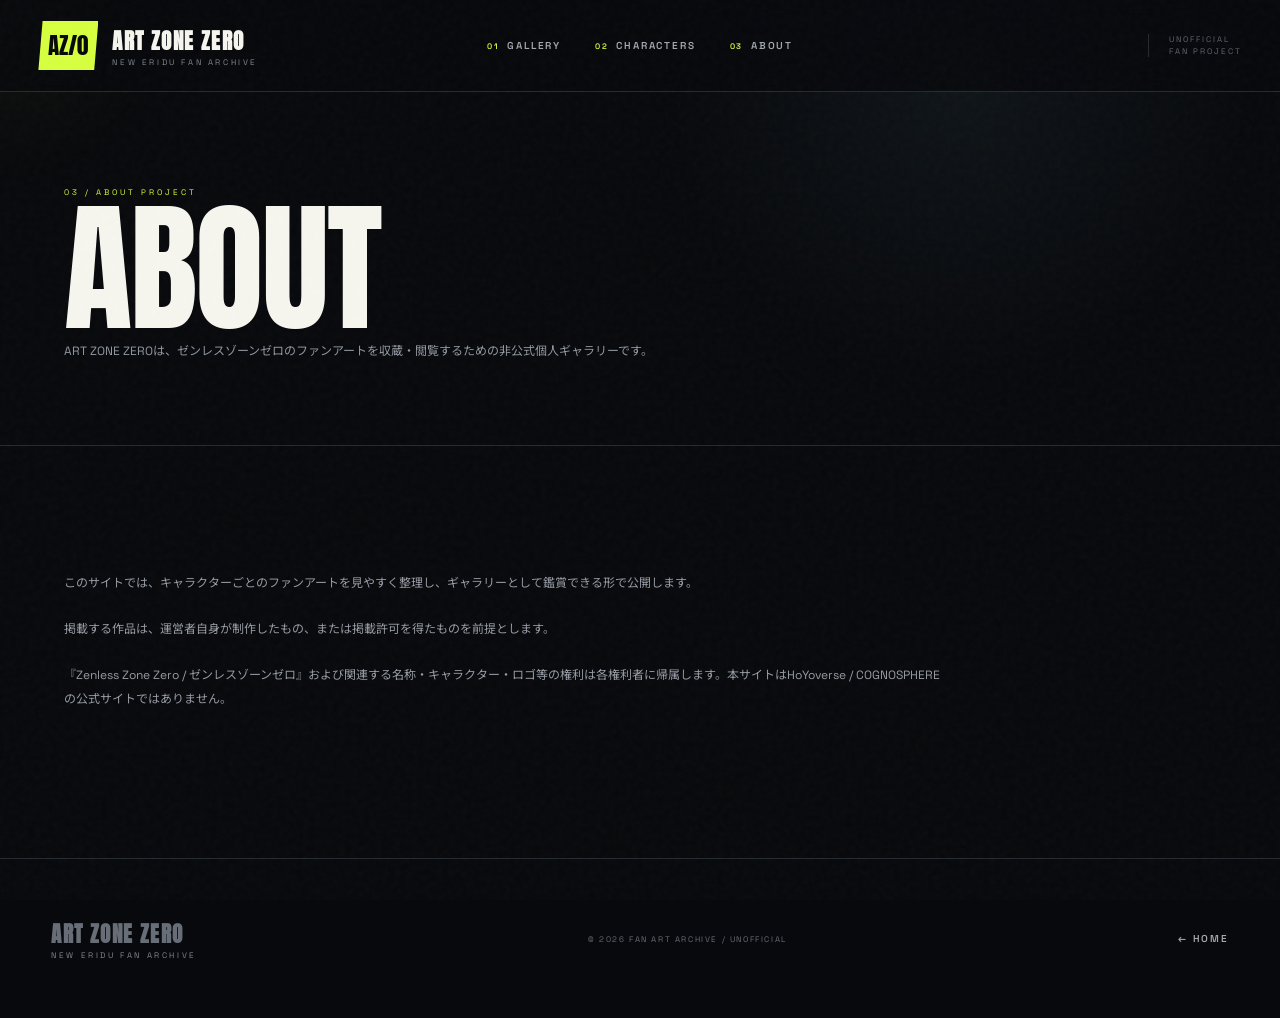
<file: about.html>
<!doctype html><html lang="ja"><head><meta charset="utf-8"><meta name="viewport" content="width=device-width,initial-scale=1"><title>About — ART ZONE ZERO</title><link rel="preconnect" href="https://fonts.googleapis.com"><link rel="preconnect" href="https://fonts.gstatic.com" crossorigin><link href="https://fonts.googleapis.com/css2?family=Anton&family=Noto+Sans+JP:wght@300;400;500;700&family=Space+Grotesk:wght@400;500;600;700&display=swap" rel="stylesheet"><link rel="stylesheet" href="styles.css"></head><body><div class="noise"></div><div class="cursor-glow"></div><header class="site-header"><a class="brand" href="index.html"><span class="brand-mark">AZ/0</span><span class="brand-copy"><b>ART ZONE ZERO</b><small>NEW ERIDU FAN ARCHIVE</small></span></a><nav><a href="gallery.html"><span>01</span> GALLERY</a><a href="characters.html"><span>02</span> CHARACTERS</a><a href="about.html"><span>03</span> ABOUT</a></nav><div class="header-badge">UNOFFICIAL<br>FAN PROJECT</div></header><main><section class="page-hero reveal"><div class="page-kicker">03 / ABOUT PROJECT</div><h1>ABOUT</h1><p>ART ZONE ZEROは、ゼンレスゾーンゼロのファンアートを収蔵・閲覧するための非公式個人ギャラリーです。</p></section><section class="section"><div class="about-copy reveal"><p>このサイトでは、キャラクターごとのファンアートを見やすく整理し、ギャラリーとして鑑賞できる形で公開します。</p><p>掲載する作品は、運営者自身が制作したもの、または掲載許可を得たものを前提とします。</p><p>『Zenless Zone Zero / ゼンレスゾーンゼロ』および関連する名称・キャラクター・ロゴ等の権利は各権利者に帰属します。本サイトはHoYoverse / COGNOSPHEREの公式サイトではありません。</p></div></section></main><footer><div class="brand-copy"><b>ART ZONE ZERO</b><small>NEW ERIDU FAN ARCHIVE</small></div><p>© 2026 FAN ART ARCHIVE / UNOFFICIAL</p><a href="index.html">← HOME</a></footer><script src="script.js"></script></body></html>
</file>
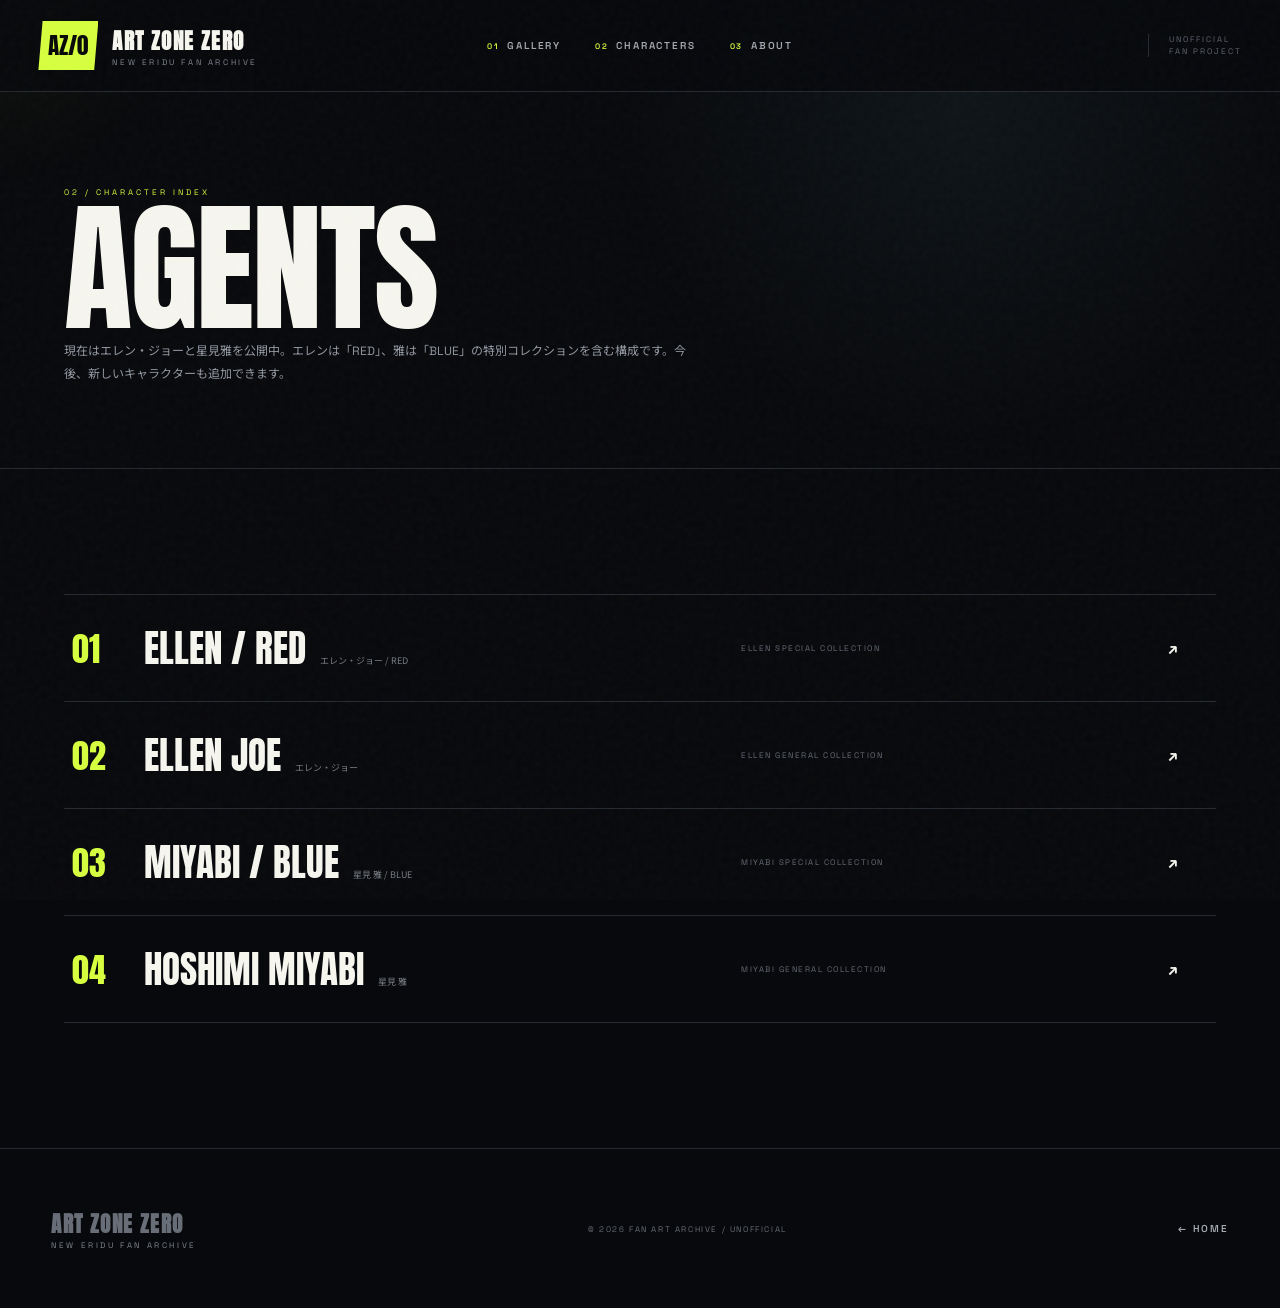
<file: characters.html>
<!doctype html><html lang="ja"><head><meta charset="utf-8"><meta name="viewport" content="width=device-width,initial-scale=1"><title>Characters — ART ZONE ZERO</title><link rel="preconnect" href="https://fonts.googleapis.com"><link rel="preconnect" href="https://fonts.gstatic.com" crossorigin><link href="https://fonts.googleapis.com/css2?family=Anton&family=Noto+Sans+JP:wght@300;400;500;700&family=Space+Grotesk:wght@400;500;600;700&display=swap" rel="stylesheet"><link rel="stylesheet" href="styles.css"></head><body><div class="noise"></div><div class="cursor-glow"></div><header class="site-header"><a class="brand" href="index.html"><span class="brand-mark">AZ/0</span><span class="brand-copy"><b>ART ZONE ZERO</b><small>NEW ERIDU FAN ARCHIVE</small></span></a><nav><a href="gallery.html"><span>01</span> GALLERY</a><a href="characters.html"><span>02</span> CHARACTERS</a><a href="about.html"><span>03</span> ABOUT</a></nav><div class="header-badge">UNOFFICIAL<br>FAN PROJECT</div></header><main><section class="page-hero reveal"><div class="page-kicker">02 / CHARACTER INDEX</div><h1>AGENTS</h1><p>現在はエレン・ジョーと星見雅を公開中。エレンは「RED」、雅は「BLUE」の特別コレクションを含む構成です。今後、新しいキャラクターも追加できます。</p></section><section class="section"><div class="character-list reveal"><a href="ellen-red.html"><b>01</b><span>ELLEN / RED<small>エレン・ジョー / RED</small></span><em>ELLEN SPECIAL COLLECTION</em><strong>↗</strong></a><a href="ellen.html"><b>02</b><span>ELLEN JOE<small>エレン・ジョー</small></span><em>ELLEN GENERAL COLLECTION</em><strong>↗</strong></a><a href="miyabi-blue.html"><b>03</b><span>MIYABI / BLUE<small>星見 雅 / BLUE</small></span><em>MIYABI SPECIAL COLLECTION</em><strong>↗</strong></a><a href="miyabi.html"><b>04</b><span>HOSHIMI MIYABI<small>星見 雅</small></span><em>MIYABI GENERAL COLLECTION</em><strong>↗</strong></a></div></section></main><footer><div class="brand-copy"><b>ART ZONE ZERO</b><small>NEW ERIDU FAN ARCHIVE</small></div><p>© 2026 FAN ART ARCHIVE / UNOFFICIAL</p><a href="index.html">← HOME</a></footer><script src="script.js"></script></body></html>
</file>
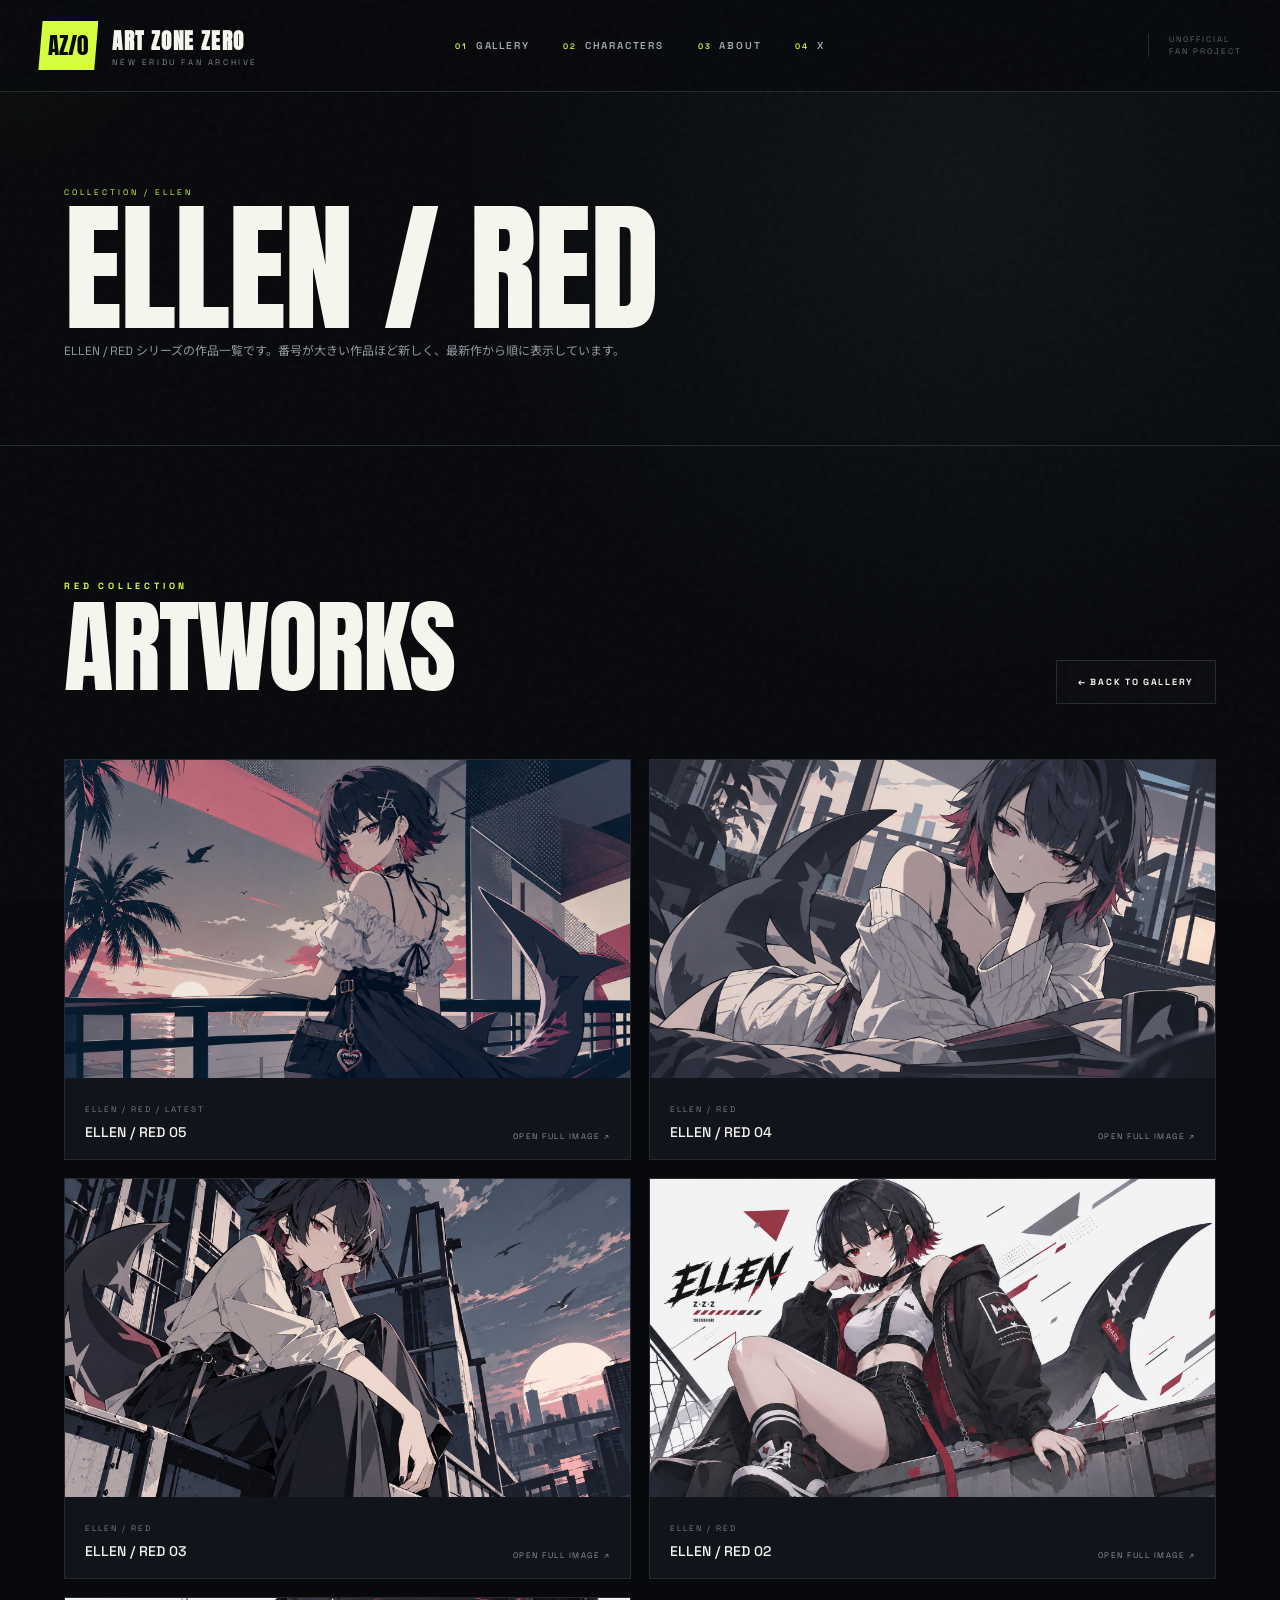
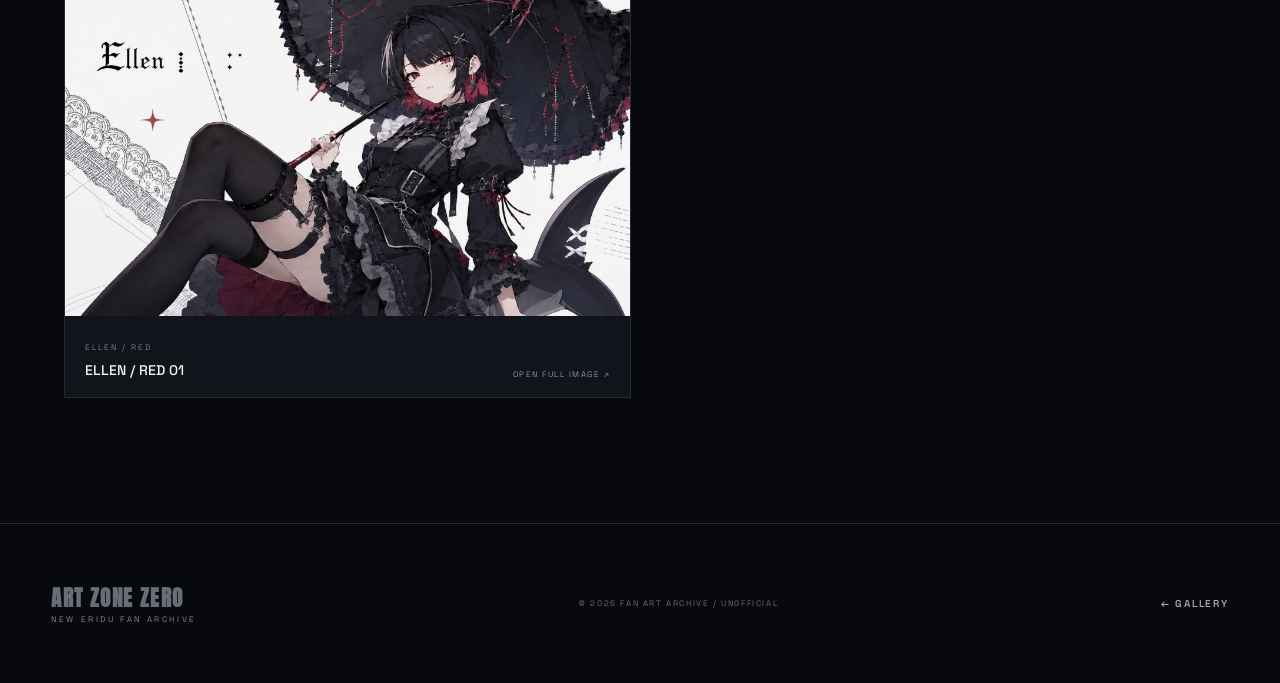
<file: ellen-red.html>
<!doctype html><html lang="ja"><head><meta charset="utf-8"><meta name="viewport" content="width=device-width,initial-scale=1"><title>ELLEN / RED — ART ZONE ZERO</title><link rel="preconnect" href="https://fonts.googleapis.com"><link rel="preconnect" href="https://fonts.gstatic.com" crossorigin><link href="https://fonts.googleapis.com/css2?family=Anton&family=Noto+Sans+JP:wght@300;400;500;700&family=Space+Grotesk:wght@400;500;600;700&display=swap" rel="stylesheet"><link rel="stylesheet" href="styles.css"><style>.collection-grid{display:grid;grid-template-columns:repeat(12,1fr);gap:18px}.collection-item{grid-column:span 6;border:1px solid var(--line);background:var(--panel);text-decoration:none;color:var(--text);overflow:hidden;transition:.25s}.collection-item:hover{transform:translateY(-5px);border-color:#5b616a}.collection-image{width:100%;aspect-ratio:16/9;background:#0d0f13;overflow:hidden}.collection-image img{width:100%;height:100%;object-fit:cover;display:block}.collection-meta{display:flex;justify-content:space-between;align-items:end;padding:18px 20px}.collection-meta small{font-size:8px;letter-spacing:2px;color:#777d87}.collection-meta h3{margin:6px 0 0;font-size:14px;font-weight:500}.collection-meta span{font-size:8px;letter-spacing:1.5px;color:#8d929a}@media(max-width:900px){.collection-item{grid-column:span 12}}@media(max-width:650px){.collection-image{aspect-ratio:4/5}}</style></head><body><div class="noise"></div><div class="cursor-glow"></div><header class="site-header"><a class="brand" href="index.html"><span class="brand-mark">AZ/0</span><span class="brand-copy"><b>ART ZONE ZERO</b><small>NEW ERIDU FAN ARCHIVE</small></span></a><nav><a href="gallery.html"><span>01</span> GALLERY</a><a href="characters.html"><span>02</span> CHARACTERS</a><a href="about.html"><span>03</span> ABOUT</a><a href="https://x.com/ReplicationRoy" target="_blank" rel="noopener"><span>04</span> X</a></nav><div class="header-badge">UNOFFICIAL<br>FAN PROJECT</div></header><main><section class="page-hero reveal"><div class="page-kicker">COLLECTION / ELLEN</div><h1>ELLEN / RED</h1><p>ELLEN / RED シリーズの作品一覧です。番号が大きい作品ほど新しく、最新作から順に表示しています。</p></section><section class="section"><div class="section-head reveal"><div><p class="eyebrow">RED COLLECTION</p><h2>ARTWORKS</h2></div><a class="btn ghost" href="gallery.html">← BACK TO GALLERY</a></div><div class="collection-grid"><a class="collection-item reveal" href="images/ellen-red/ELLEN_RED05.png" target="_blank" rel="noopener"><div class="collection-image"><img src="images/ellen-red/ELLEN_RED05.png" alt="ELLEN / RED 05" loading="eager"></div><div class="collection-meta"><div><small>ELLEN / RED / LATEST</small><h3>ELLEN / RED 05</h3></div><span>OPEN FULL IMAGE ↗</span></div></a><a class="collection-item reveal" href="images/ellen-red/ELLEN_RED04.png" target="_blank" rel="noopener"><div class="collection-image"><img src="images/ellen-red/ELLEN_RED04.png" alt="ELLEN / RED 04" loading="lazy"></div><div class="collection-meta"><div><small>ELLEN / RED</small><h3>ELLEN / RED 04</h3></div><span>OPEN FULL IMAGE ↗</span></div></a><a class="collection-item reveal" href="images/ellen-red/ELLEN_RED03.png" target="_blank" rel="noopener"><div class="collection-image"><img src="images/ellen-red/ELLEN_RED03.png" alt="ELLEN / RED 03" loading="lazy"></div><div class="collection-meta"><div><small>ELLEN / RED</small><h3>ELLEN / RED 03</h3></div><span>OPEN FULL IMAGE ↗</span></div></a><a class="collection-item reveal" href="images/ellen-red/ELLEN_RED02.png" target="_blank" rel="noopener"><div class="collection-image"><img src="images/ellen-red/ELLEN_RED02.png" alt="ELLEN / RED 02" loading="lazy"></div><div class="collection-meta"><div><small>ELLEN / RED</small><h3>ELLEN / RED 02</h3></div><span>OPEN FULL IMAGE ↗</span></div></a><a class="collection-item reveal" href="images/ellen-red/ELLEN_RED01.png" target="_blank" rel="noopener"><div class="collection-image"><img src="images/ellen-red/ELLEN_RED01.png" alt="ELLEN / RED 01" loading="lazy"></div><div class="collection-meta"><div><small>ELLEN / RED</small><h3>ELLEN / RED 01</h3></div><span>OPEN FULL IMAGE ↗</span></div></a></div></section></main><footer><div class="brand-copy"><b>ART ZONE ZERO</b><small>NEW ERIDU FAN ARCHIVE</small></div><p>© 2026 FAN ART ARCHIVE / UNOFFICIAL</p><a href="gallery.html">← GALLERY</a></footer><script src="script.js"></script></body></html>
</file>
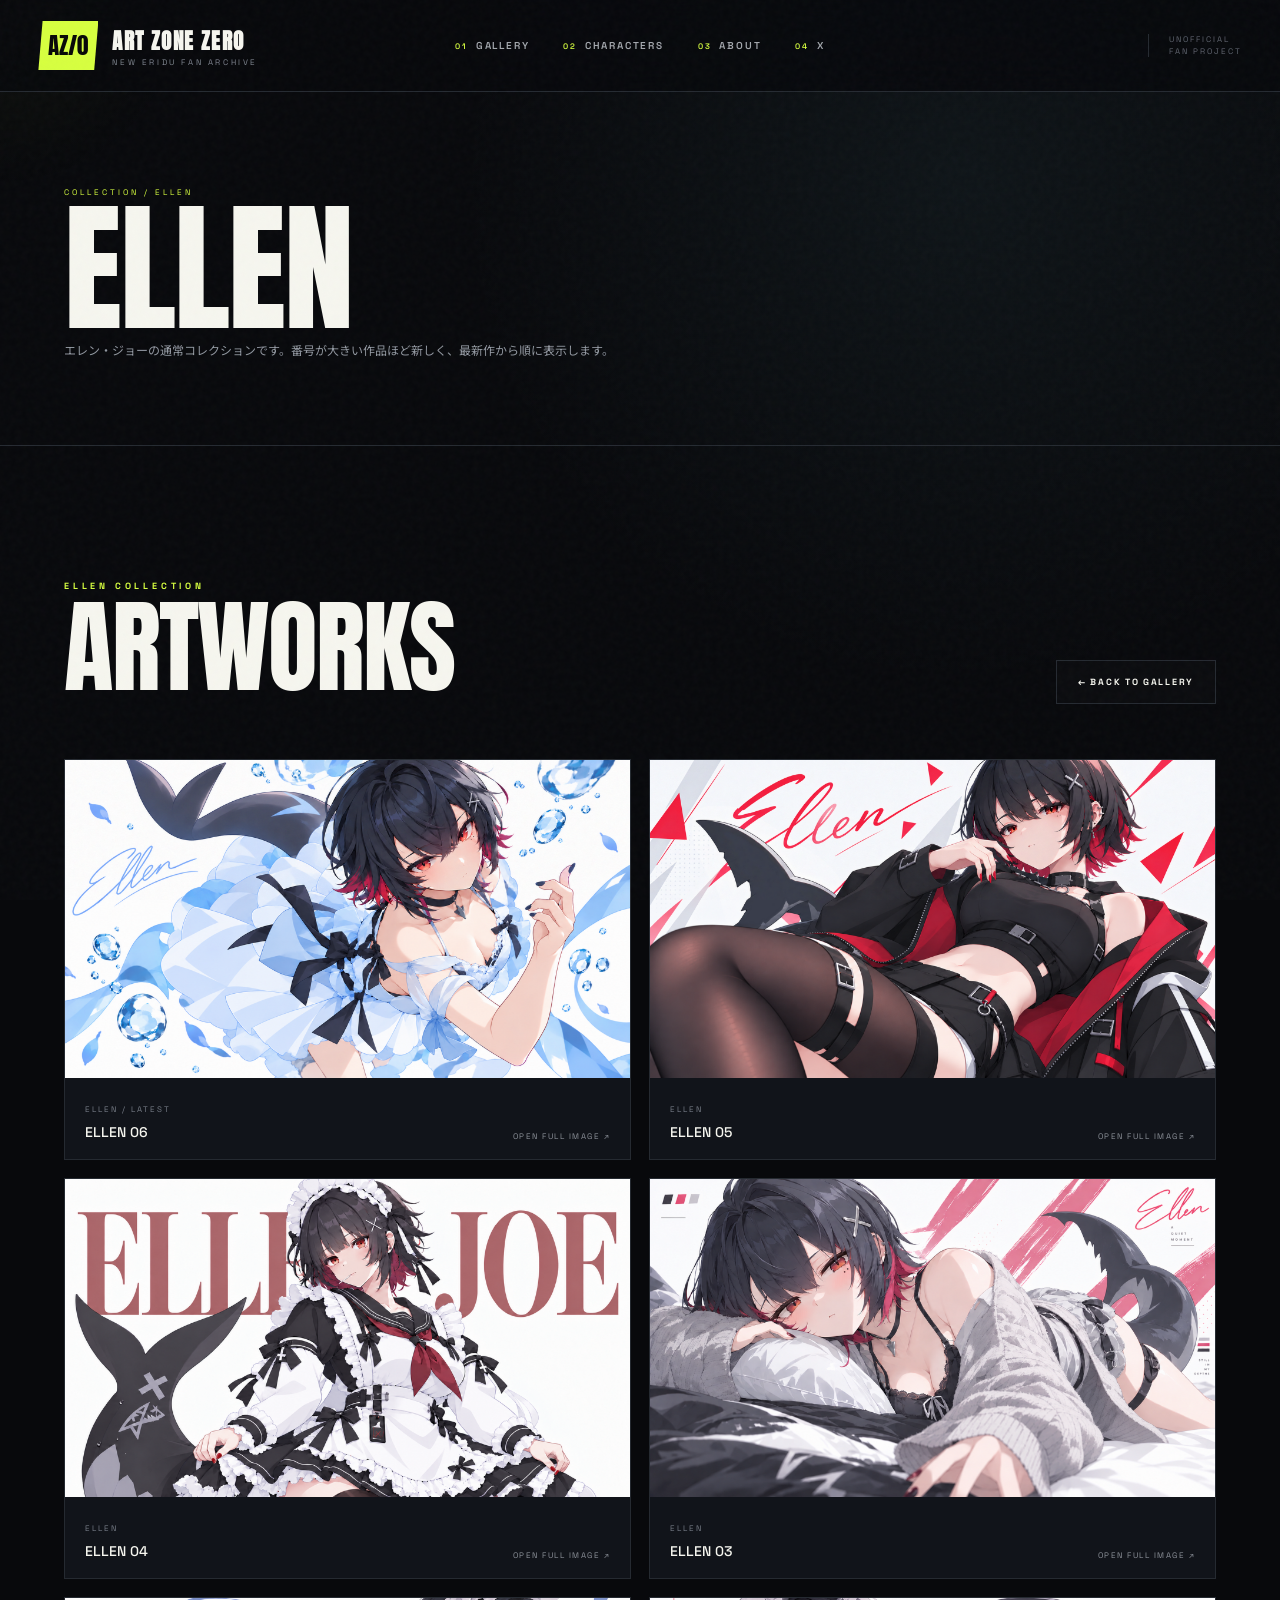
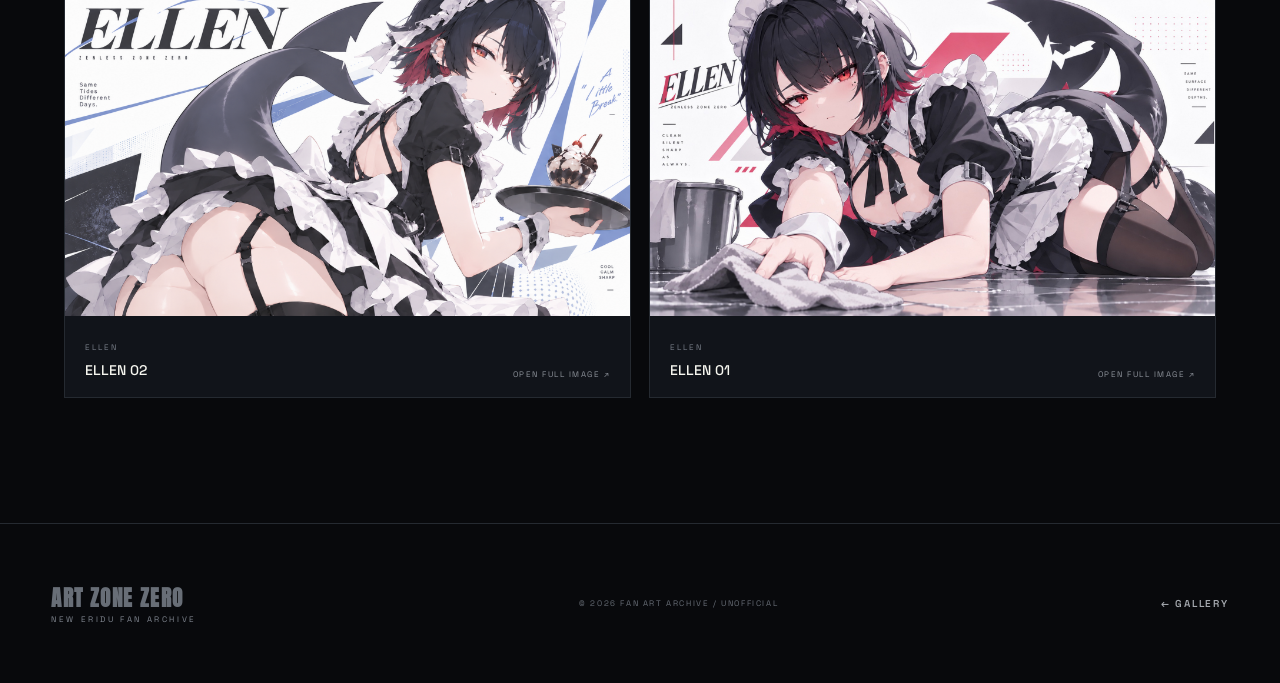
<file: ellen.html>
<!doctype html><html lang="ja"><head><meta charset="utf-8"><meta name="viewport" content="width=device-width,initial-scale=1"><title>ELLEN — ART ZONE ZERO</title><link rel="preconnect" href="https://fonts.googleapis.com"><link rel="preconnect" href="https://fonts.gstatic.com" crossorigin><link href="https://fonts.googleapis.com/css2?family=Anton&family=Noto+Sans+JP:wght@300;400;500;700&family=Space+Grotesk:wght@400;500;600;700&display=swap" rel="stylesheet"><link rel="stylesheet" href="styles.css"><style>.collection-grid{display:grid;grid-template-columns:repeat(12,1fr);gap:18px}.collection-item{grid-column:span 6;border:1px solid var(--line);background:var(--panel);text-decoration:none;color:var(--text);overflow:hidden;transition:.25s}.collection-item:hover{transform:translateY(-5px);border-color:#5b616a}.collection-image{width:100%;aspect-ratio:16/9;background:#0d0f13;overflow:hidden}.collection-image img{width:100%;height:100%;object-fit:cover;display:block}.collection-meta{display:flex;justify-content:space-between;align-items:end;padding:18px 20px}.collection-meta small{font-size:8px;letter-spacing:2px;color:#777d87}.collection-meta h3{margin:6px 0 0;font-size:14px;font-weight:500}.collection-meta span{font-size:8px;letter-spacing:1.5px;color:#8d929a}@media(max-width:900px){.collection-item{grid-column:span 12}}@media(max-width:650px){.collection-image{aspect-ratio:4/5}}</style></head><body><div class="noise"></div><div class="cursor-glow"></div><header class="site-header"><a class="brand" href="index.html"><span class="brand-mark">AZ/0</span><span class="brand-copy"><b>ART ZONE ZERO</b><small>NEW ERIDU FAN ARCHIVE</small></span></a><nav><a href="gallery.html"><span>01</span> GALLERY</a><a href="characters.html"><span>02</span> CHARACTERS</a><a href="about.html"><span>03</span> ABOUT</a><a href="https://x.com/ReplicationRoy" target="_blank" rel="noopener"><span>04</span> X</a></nav><div class="header-badge">UNOFFICIAL<br>FAN PROJECT</div></header><main><section class="page-hero reveal"><div class="page-kicker">COLLECTION / ELLEN</div><h1>ELLEN</h1><p>エレン・ジョーの通常コレクションです。番号が大きい作品ほど新しく、最新作から順に表示します。</p></section><section class="section"><div class="section-head reveal"><div><p class="eyebrow">ELLEN COLLECTION</p><h2>ARTWORKS</h2></div><a class="btn ghost" href="gallery.html">← BACK TO GALLERY</a></div><div class="collection-grid"><a class="collection-item reveal" href="images/ellen/ELLEN06.png" target="_blank" rel="noopener"><div class="collection-image"><img src="images/ellen/ELLEN06.png" alt="ELLEN 06" loading="eager"></div><div class="collection-meta"><div><small>ELLEN / LATEST</small><h3>ELLEN 06</h3></div><span>OPEN FULL IMAGE ↗</span></div></a><a class="collection-item reveal" href="images/ellen/ELLEN05.png" target="_blank" rel="noopener"><div class="collection-image"><img src="images/ellen/ELLEN05.png" alt="ELLEN 05" loading="lazy"></div><div class="collection-meta"><div><small>ELLEN</small><h3>ELLEN 05</h3></div><span>OPEN FULL IMAGE ↗</span></div></a><a class="collection-item reveal" href="images/ellen/ELLEN04.png" target="_blank" rel="noopener"><div class="collection-image"><img src="images/ellen/ELLEN04.png" alt="ELLEN 04" loading="lazy"></div><div class="collection-meta"><div><small>ELLEN</small><h3>ELLEN 04</h3></div><span>OPEN FULL IMAGE ↗</span></div></a><a class="collection-item reveal" href="images/ellen/ELLEN03.png" target="_blank" rel="noopener"><div class="collection-image"><img src="images/ellen/ELLEN03.png" alt="ELLEN 03" loading="lazy"></div><div class="collection-meta"><div><small>ELLEN</small><h3>ELLEN 03</h3></div><span>OPEN FULL IMAGE ↗</span></div></a><a class="collection-item reveal" href="images/ellen/ELLEN02.png" target="_blank" rel="noopener"><div class="collection-image"><img src="images/ellen/ELLEN02.png" alt="ELLEN 02" loading="lazy"></div><div class="collection-meta"><div><small>ELLEN</small><h3>ELLEN 02</h3></div><span>OPEN FULL IMAGE ↗</span></div></a><a class="collection-item reveal" href="images/ellen/ELLEN01.png" target="_blank" rel="noopener"><div class="collection-image"><img src="images/ellen/ELLEN01.png" alt="ELLEN 01" loading="lazy"></div><div class="collection-meta"><div><small>ELLEN</small><h3>ELLEN 01</h3></div><span>OPEN FULL IMAGE ↗</span></div></a></div></section></main><footer><div class="brand-copy"><b>ART ZONE ZERO</b><small>NEW ERIDU FAN ARCHIVE</small></div><p>© 2026 FAN ART ARCHIVE / UNOFFICIAL</p><a href="gallery.html">← GALLERY</a></footer><script src="script.js"></script></body></html>
</file>
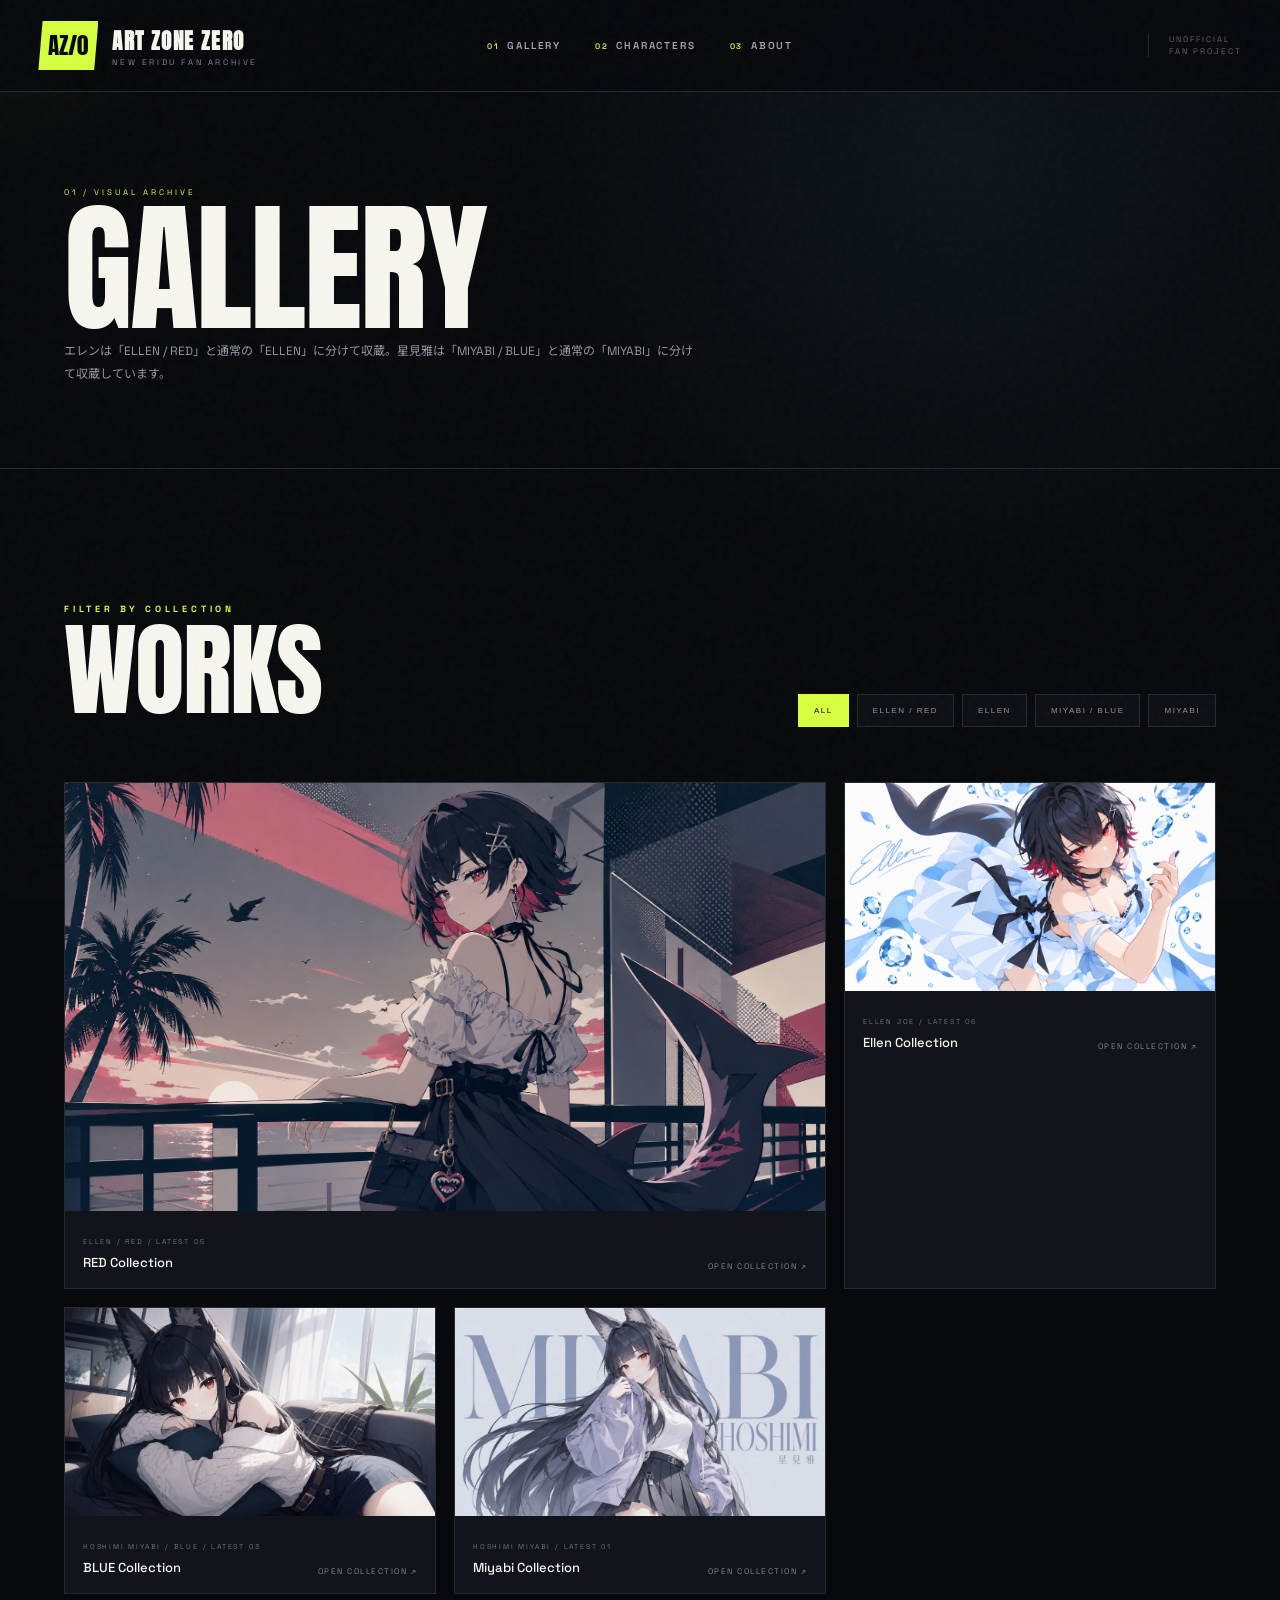
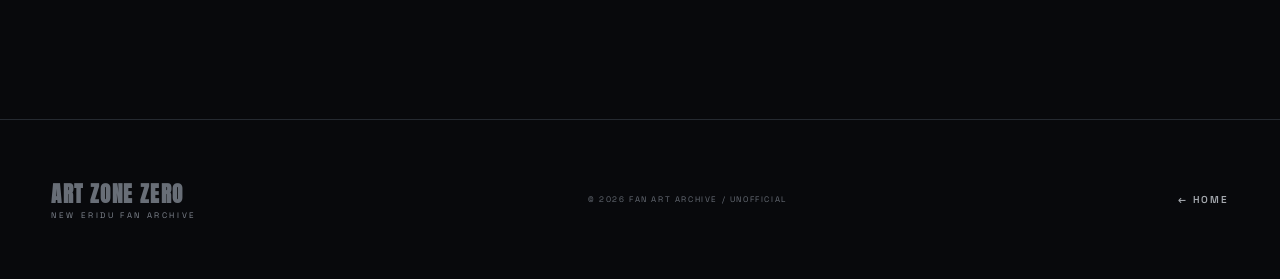
<file: gallery.html>
<!doctype html><html lang="ja"><head><meta charset="utf-8"><meta name="viewport" content="width=device-width,initial-scale=1"><title>Gallery — ART ZONE ZERO</title><link rel="preconnect" href="https://fonts.googleapis.com"><link rel="preconnect" href="https://fonts.gstatic.com" crossorigin><link href="https://fonts.googleapis.com/css2?family=Anton&family=Noto+Sans+JP:wght@300;400;500;700&family=Space+Grotesk:wght@400;500;600;700&display=swap" rel="stylesheet"><link rel="stylesheet" href="styles.css"></head><body><div class="noise"></div><div class="cursor-glow"></div><header class="site-header"><a class="brand" href="index.html"><span class="brand-mark">AZ/0</span><span class="brand-copy"><b>ART ZONE ZERO</b><small>NEW ERIDU FAN ARCHIVE</small></span></a><nav><a href="gallery.html"><span>01</span> GALLERY</a><a href="characters.html"><span>02</span> CHARACTERS</a><a href="about.html"><span>03</span> ABOUT</a></nav><div class="header-badge">UNOFFICIAL<br>FAN PROJECT</div></header><main><section class="page-hero reveal"><div class="page-kicker">01 / VISUAL ARCHIVE</div><h1>GALLERY</h1><p>エレンは「ELLEN / RED」と通常の「ELLEN」に分けて収蔵。星見雅は「MIYABI / BLUE」と通常の「MIYABI」に分けて収蔵しています。</p></section><section class="section"><div class="section-head reveal"><div><p class="eyebrow">FILTER BY COLLECTION</p><h2>WORKS</h2></div><div class="filter-wrap"><button class="filter active" data-filter="all">ALL</button><button class="filter" data-filter="ellen-red">ELLEN / RED</button><button class="filter" data-filter="ellen">ELLEN</button><button class="filter" data-filter="miyabi-blue">MIYABI / BLUE</button><button class="filter" data-filter="miyabi">MIYABI</button></div></div><div class="gallery-grid"><a class="art-card art-card-wide reveal" data-character="ellen-red" href="ellen-red.html" style="text-decoration:none;color:inherit"><div style="aspect-ratio:16/9;background:#0d0f13;overflow:hidden"><img src="images/ellen-red/ELLEN_RED05.png" alt="ELLEN / RED latest artwork" style="width:100%;height:100%;object-fit:cover;display:block" loading="eager"></div><div class="meta"><div><small>ELLEN / RED / LATEST 05</small><h3>RED Collection</h3></div><span>OPEN COLLECTION ↗</span></div></a><a class="art-card reveal" data-character="ellen" href="ellen.html" style="text-decoration:none;color:inherit"><div style="aspect-ratio:16/9;background:#0d0f13;overflow:hidden"><img src="images/ellen/ELLEN06.png" alt="ELLEN latest artwork" style="width:100%;height:100%;object-fit:cover;display:block" loading="eager"></div><div class="meta"><div><small>ELLEN JOE / LATEST 06</small><h3>Ellen Collection</h3></div><span>OPEN COLLECTION ↗</span></div></a><a class="art-card reveal" data-character="miyabi-blue" href="miyabi-blue.html" style="text-decoration:none;color:inherit"><div style="aspect-ratio:16/9;background:#0d0f13;overflow:hidden"><img src="images/miyabi-blue/MIYABI_BLUE03.png" alt="MIYABI / BLUE latest artwork" style="width:100%;height:100%;object-fit:cover;display:block" loading="eager"></div><div class="meta"><div><small>HOSHIMI MIYABI / BLUE / LATEST 03</small><h3>BLUE Collection</h3></div><span>OPEN COLLECTION ↗</span></div></a><a class="art-card reveal" data-character="miyabi" href="miyabi.html" style="text-decoration:none;color:inherit"><div style="aspect-ratio:16/9;background:#0d0f13;overflow:hidden"><img src="images/miyabi/MIYABI01.jpg" alt="MIYABI latest artwork" style="width:100%;height:100%;object-fit:cover;display:block" loading="eager"></div><div class="meta"><div><small>HOSHIMI MIYABI / LATEST 01</small><h3>Miyabi Collection</h3></div><span>OPEN COLLECTION ↗</span></div></a></div></section></main><footer><div class="brand-copy"><b>ART ZONE ZERO</b><small>NEW ERIDU FAN ARCHIVE</small></div><p>© 2026 FAN ART ARCHIVE / UNOFFICIAL</p><a href="index.html">← HOME</a></footer><script src="script.js"></script></body></html>
</file>
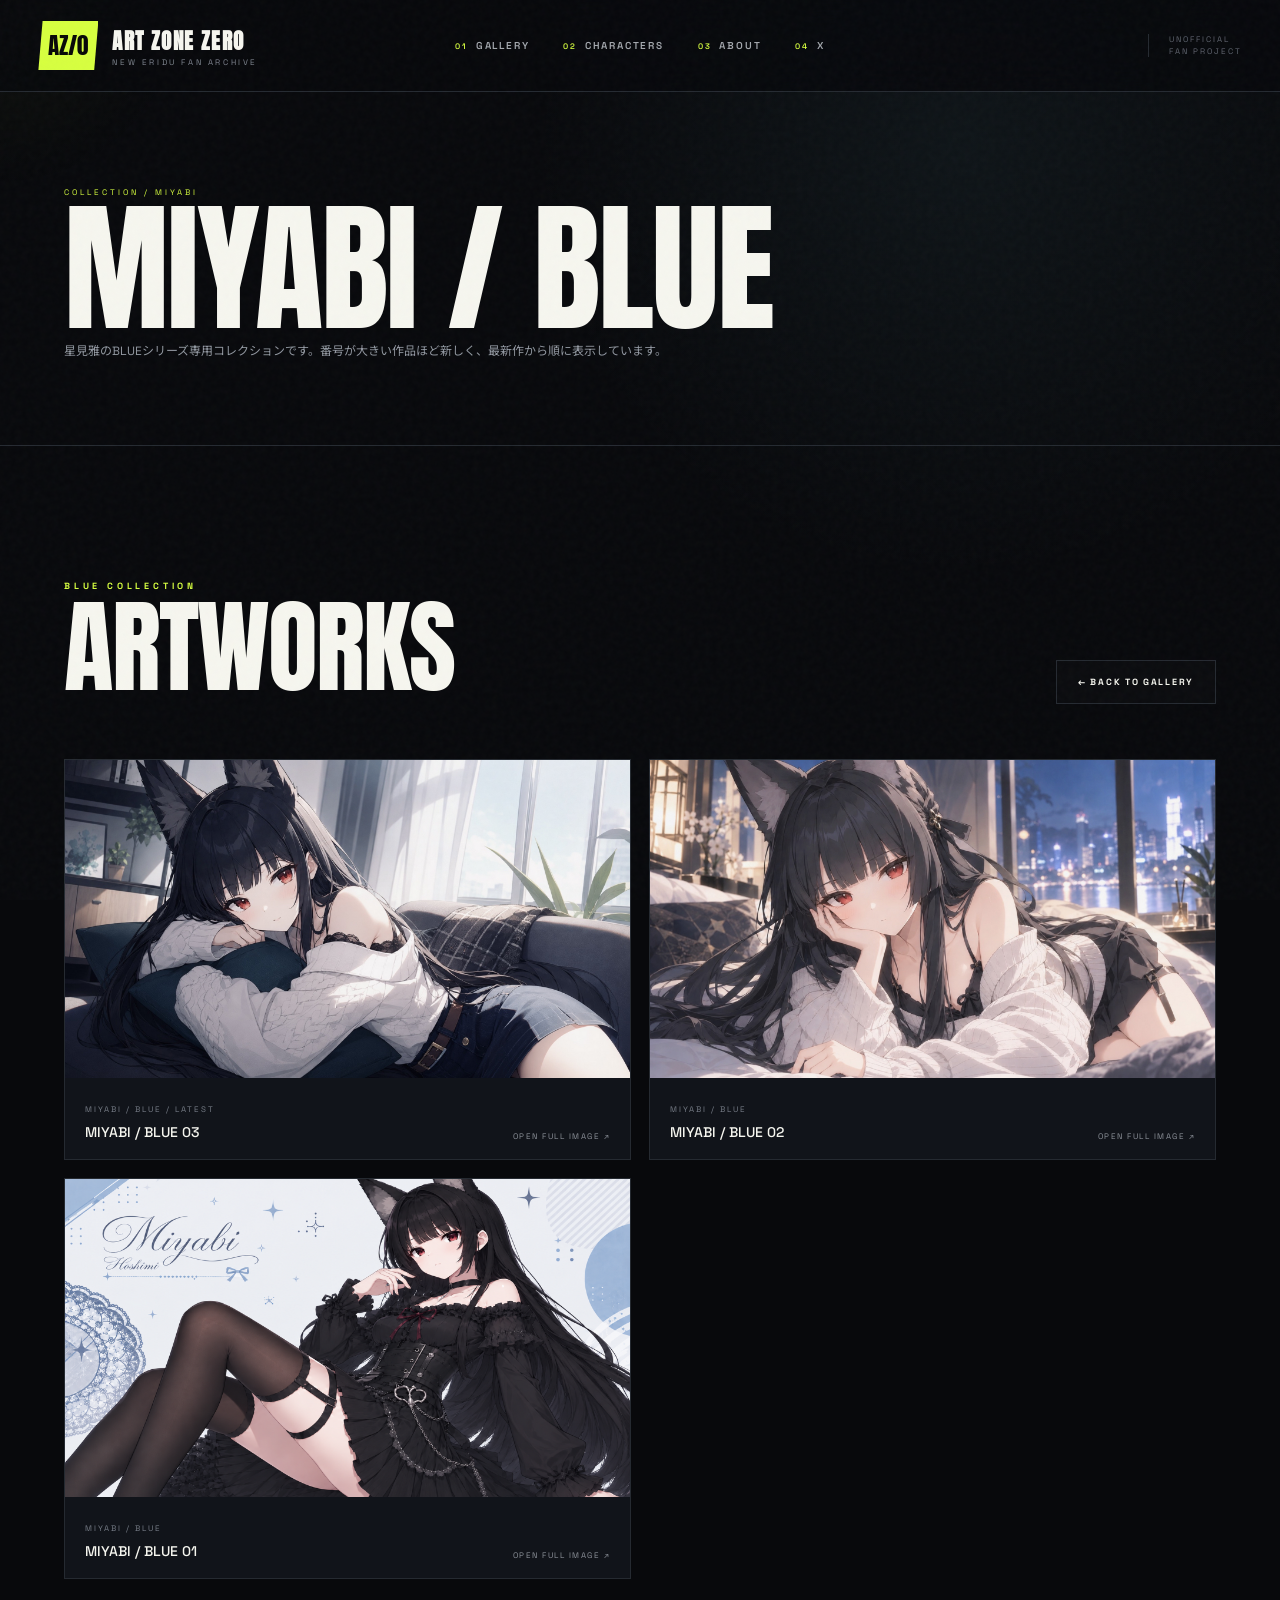
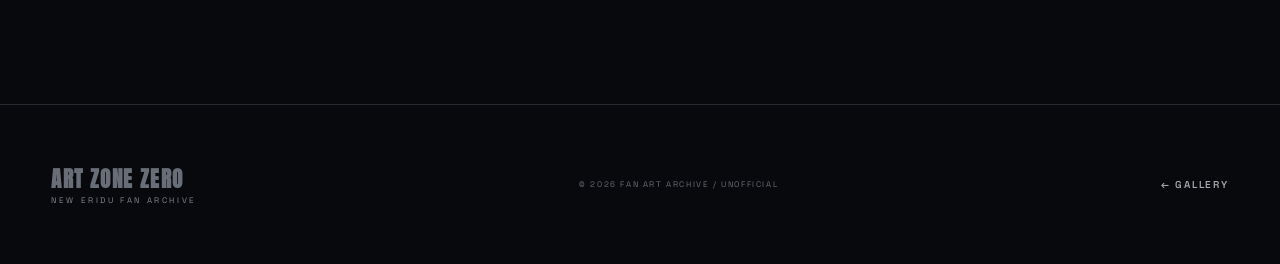
<file: miyabi-blue.html>
<!doctype html><html lang="ja"><head><meta charset="utf-8"><meta name="viewport" content="width=device-width,initial-scale=1"><title>MIYABI / BLUE — ART ZONE ZERO</title><link rel="preconnect" href="https://fonts.googleapis.com"><link rel="preconnect" href="https://fonts.gstatic.com" crossorigin><link href="https://fonts.googleapis.com/css2?family=Anton&family=Noto+Sans+JP:wght@300;400;500;700&family=Space+Grotesk:wght@400;500;600;700&display=swap" rel="stylesheet"><link rel="stylesheet" href="styles.css"><style>.collection-grid{display:grid;grid-template-columns:repeat(12,1fr);gap:18px}.collection-item{grid-column:span 6;border:1px solid var(--line);background:var(--panel);text-decoration:none;color:var(--text);overflow:hidden;transition:.25s}.collection-item:hover{transform:translateY(-5px);border-color:#5b616a}.collection-image{width:100%;aspect-ratio:16/9;background:#0d0f13;overflow:hidden}.collection-image img{width:100%;height:100%;object-fit:cover;display:block}.collection-meta{display:flex;justify-content:space-between;align-items:end;padding:18px 20px}.collection-meta small{font-size:8px;letter-spacing:2px;color:#777d87}.collection-meta h3{margin:6px 0 0;font-size:14px;font-weight:500}.collection-meta span{font-size:8px;letter-spacing:1.5px;color:#8d929a}@media(max-width:900px){.collection-item{grid-column:span 12}}@media(max-width:650px){.collection-image{aspect-ratio:4/5}}</style></head><body><div class="noise"></div><div class="cursor-glow"></div><header class="site-header"><a class="brand" href="index.html"><span class="brand-mark">AZ/0</span><span class="brand-copy"><b>ART ZONE ZERO</b><small>NEW ERIDU FAN ARCHIVE</small></span></a><nav><a href="gallery.html"><span>01</span> GALLERY</a><a href="characters.html"><span>02</span> CHARACTERS</a><a href="about.html"><span>03</span> ABOUT</a><a href="https://x.com/ReplicationRoy" target="_blank" rel="noopener"><span>04</span> X</a></nav><div class="header-badge">UNOFFICIAL<br>FAN PROJECT</div></header><main><section class="page-hero reveal"><div class="page-kicker">COLLECTION / MIYABI</div><h1>MIYABI / BLUE</h1><p>星見雅のBLUEシリーズ専用コレクションです。番号が大きい作品ほど新しく、最新作から順に表示しています。</p></section><section class="section"><div class="section-head reveal"><div><p class="eyebrow">BLUE COLLECTION</p><h2>ARTWORKS</h2></div><a class="btn ghost" href="gallery.html">← BACK TO GALLERY</a></div><div class="collection-grid"><a class="collection-item reveal" href="images/miyabi-blue/MIYABI_BLUE03.png" target="_blank" rel="noopener"><div class="collection-image"><img src="images/miyabi-blue/MIYABI_BLUE03.png" alt="MIYABI / BLUE 03" loading="eager"></div><div class="collection-meta"><div><small>MIYABI / BLUE / LATEST</small><h3>MIYABI / BLUE 03</h3></div><span>OPEN FULL IMAGE ↗</span></div></a><a class="collection-item reveal" href="images/miyabi-blue/MIYABI_BLUE02.png" target="_blank" rel="noopener"><div class="collection-image"><img src="images/miyabi-blue/MIYABI_BLUE02.png" alt="MIYABI / BLUE 02"></div><div class="collection-meta"><div><small>MIYABI / BLUE</small><h3>MIYABI / BLUE 02</h3></div><span>OPEN FULL IMAGE ↗</span></div></a><a class="collection-item reveal" href="images/miyabi-blue/MIYABI_BLUE01.png" target="_blank" rel="noopener"><div class="collection-image"><img src="images/miyabi-blue/MIYABI_BLUE01.png" alt="MIYABI / BLUE 01"></div><div class="collection-meta"><div><small>MIYABI / BLUE</small><h3>MIYABI / BLUE 01</h3></div><span>OPEN FULL IMAGE ↗</span></div></a></div></section></main><footer><div class="brand-copy"><b>ART ZONE ZERO</b><small>NEW ERIDU FAN ARCHIVE</small></div><p>© 2026 FAN ART ARCHIVE / UNOFFICIAL</p><a href="gallery.html">← GALLERY</a></footer><script src="script.js"></script></body></html>
</file>
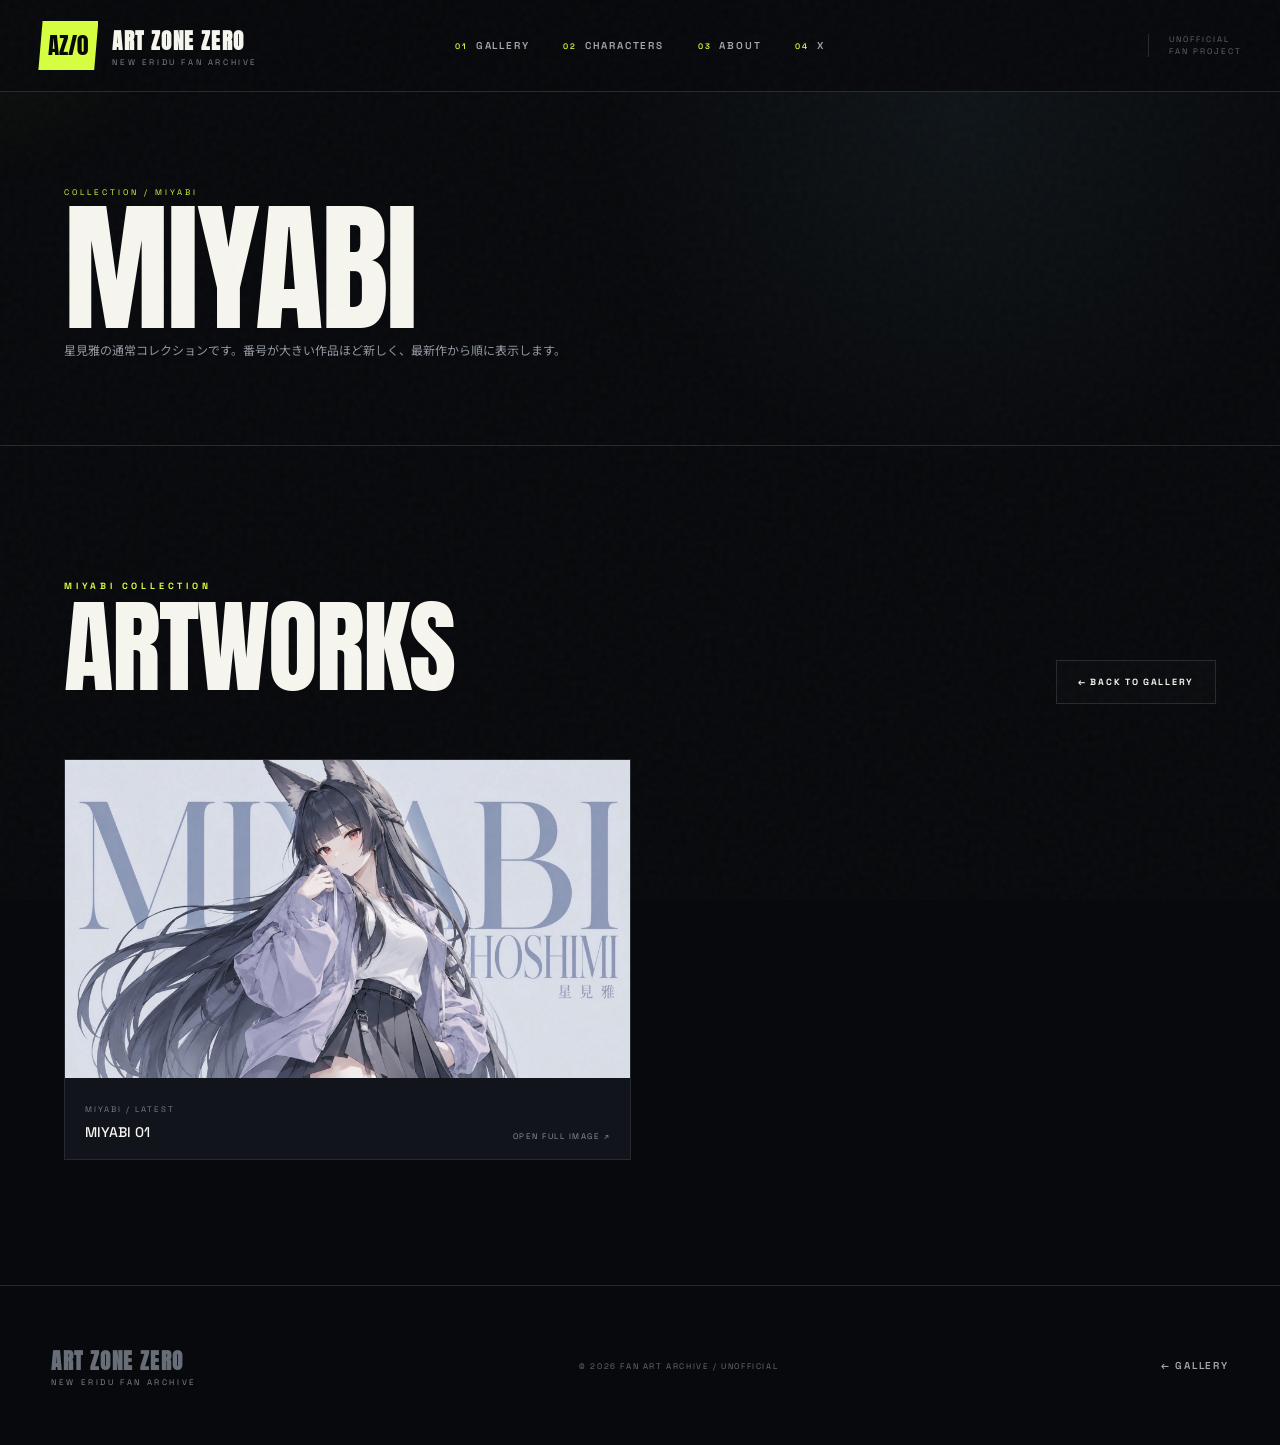
<file: miyabi.html>
<!doctype html><html lang="ja"><head><meta charset="utf-8"><meta name="viewport" content="width=device-width,initial-scale=1"><title>MIYABI — ART ZONE ZERO</title><link rel="preconnect" href="https://fonts.googleapis.com"><link rel="preconnect" href="https://fonts.gstatic.com" crossorigin><link href="https://fonts.googleapis.com/css2?family=Anton&family=Noto+Sans+JP:wght@300;400;500;700&family=Space+Grotesk:wght@400;500;600;700&display=swap" rel="stylesheet"><link rel="stylesheet" href="styles.css"><style>.collection-grid{display:grid;grid-template-columns:repeat(12,1fr);gap:18px}.collection-item{grid-column:span 6;border:1px solid var(--line);background:var(--panel);text-decoration:none;color:var(--text);overflow:hidden;transition:.25s}.collection-item:hover{transform:translateY(-5px);border-color:#5b616a}.collection-image{width:100%;aspect-ratio:16/9;background:#0d0f13;overflow:hidden}.collection-image img{width:100%;height:100%;object-fit:cover;display:block}.collection-meta{display:flex;justify-content:space-between;align-items:end;padding:18px 20px}.collection-meta small{font-size:8px;letter-spacing:2px;color:#777d87}.collection-meta h3{margin:6px 0 0;font-size:14px;font-weight:500}.collection-meta span{font-size:8px;letter-spacing:1.5px;color:#8d929a}@media(max-width:900px){.collection-item{grid-column:span 12}}@media(max-width:650px){.collection-image{aspect-ratio:4/5}}</style></head><body><div class="noise"></div><div class="cursor-glow"></div><header class="site-header"><a class="brand" href="index.html"><span class="brand-mark">AZ/0</span><span class="brand-copy"><b>ART ZONE ZERO</b><small>NEW ERIDU FAN ARCHIVE</small></span></a><nav><a href="gallery.html"><span>01</span> GALLERY</a><a href="characters.html"><span>02</span> CHARACTERS</a><a href="about.html"><span>03</span> ABOUT</a><a href="https://x.com/ReplicationRoy" target="_blank" rel="noopener"><span>04</span> X</a></nav><div class="header-badge">UNOFFICIAL<br>FAN PROJECT</div></header><main><section class="page-hero reveal"><div class="page-kicker">COLLECTION / MIYABI</div><h1>MIYABI</h1><p>星見雅の通常コレクションです。番号が大きい作品ほど新しく、最新作から順に表示します。</p></section><section class="section"><div class="section-head reveal"><div><p class="eyebrow">MIYABI COLLECTION</p><h2>ARTWORKS</h2></div><a class="btn ghost" href="gallery.html">← BACK TO GALLERY</a></div><div class="collection-grid"><a class="collection-item reveal" href="images/miyabi/MIYABI01.jpg" target="_blank" rel="noopener"><div class="collection-image"><img src="images/miyabi/MIYABI01.jpg" alt="MIYABI 01" loading="eager"></div><div class="collection-meta"><div><small>MIYABI / LATEST</small><h3>MIYABI 01</h3></div><span>OPEN FULL IMAGE ↗</span></div></a></div></section></main><footer><div class="brand-copy"><b>ART ZONE ZERO</b><small>NEW ERIDU FAN ARCHIVE</small></div><p>© 2026 FAN ART ARCHIVE / UNOFFICIAL</p><a href="gallery.html">← GALLERY</a></footer><script src="script.js"></script></body></html>
</file>
<file: styles.css>
:root{--bg:#08090c;--bg2:#0c0e13;--panel:#11141a;--line:#252a31;--text:#f6f6ef;--muted:#818791;--acid:#d7ff3f;--hot:#ff3d7e;--ice:#8cecff;--max:1480px}*{box-sizing:border-box}html{scroll-behavior:smooth}body{margin:0;background:radial-gradient(circle at 75% 8%,rgba(140,236,255,.05),transparent 22%),var(--bg);color:var(--text);font-family:"Space Grotesk","Noto Sans JP",sans-serif;overflow-x:hidden}.noise{position:fixed;inset:0;pointer-events:none;opacity:.035;z-index:60;background-image:url("data:image/svg+xml,%3Csvg viewBox='0 0 180 180' xmlns='http://www.w3.org/2000/svg'%3E%3Cfilter id='n'%3E%3CfeTurbulence type='fractalNoise' baseFrequency='.82' numOctaves='4' stitchTiles='stitchTiles'/%3E%3C/filter%3E%3Crect width='100%25' height='100%25' filter='url(%23n)' opacity='.85'/%3E%3C/svg%3E")}.cursor-glow{position:fixed;width:420px;height:420px;border-radius:50%;background:radial-gradient(circle,rgba(215,255,63,.045),transparent 64%);pointer-events:none;z-index:-1;transform:translate(-50%,-50%)}.site-header{height:92px;border-bottom:1px solid var(--line);display:grid;grid-template-columns:1fr auto 1fr;align-items:center;padding:0 3vw;position:sticky;top:0;background:rgba(8,9,12,.84);backdrop-filter:blur(18px);z-index:40}.brand{display:flex;gap:14px;align-items:center;color:inherit;text-decoration:none;width:max-content}.brand-mark{font-family:"Anton";font-size:23px;background:var(--acid);color:#070807;padding:7px 10px;clip-path:polygon(7% 0,100% 0,93% 100%,0 100%)}.brand-copy{display:flex;flex-direction:column}.brand-copy b{font-family:"Anton";font-size:21px;letter-spacing:1.4px}.brand-copy small{font-size:8px;letter-spacing:2.6px;color:var(--muted)}nav{display:flex;align-items:center;gap:34px}nav a,footer a{color:#a4a8ae;text-decoration:none;font-size:10px;letter-spacing:1.8px;font-weight:600}nav a span{color:var(--acid);font-size:8px;margin-right:3px}nav a:hover,footer a:hover{color:var(--text)}.header-badge{justify-self:end;font-size:8px;line-height:1.45;letter-spacing:2px;color:#60656f;border-left:1px solid var(--line);padding-left:20px}.hero{position:relative;max-width:var(--max);min-height:860px;margin:auto;padding:110px 5vw 80px;display:grid;grid-template-columns:1.04fr .96fr;align-items:center;gap:70px;overflow:hidden}.hero-grid{position:absolute;inset:0;pointer-events:none;background-image:linear-gradient(rgba(255,255,255,.025) 1px,transparent 1px),linear-gradient(90deg,rgba(255,255,255,.025) 1px,transparent 1px);background-size:72px 72px;mask-image:linear-gradient(to bottom,transparent 0,#000 12%,#000 78%,transparent 100%)}.hero-index{position:absolute;top:38px;left:5vw;font-size:8px;letter-spacing:2.2px;color:#555b64}.eyebrow{font-size:9px;letter-spacing:3.8px;color:var(--acid);font-weight:700;text-transform:uppercase}.hero h1,.section h2,.page-hero h1{font-family:"Anton",sans-serif;font-weight:400;margin:14px 0;line-height:.82;letter-spacing:-2px}.hero h1{font-size:clamp(100px,13vw,195px)}.hero h1 span{color:transparent;-webkit-text-stroke:1px var(--text)}.hero-jp{font-family:"Noto Sans JP";font-size:18px;font-weight:500;margin:25px 0 10px}.lead{max-width:550px;color:#9ba0a8;line-height:1.95;font-size:12px}.hero-actions{display:flex;gap:10px;margin-top:34px}.btn{padding:15px 21px;font-size:9px;letter-spacing:1.7px;text-decoration:none;font-weight:700;border:1px solid var(--line);transition:.2s}.btn.primary{background:var(--acid);color:#080908;border-color:var(--acid)}.btn.primary:hover{box-shadow:0 0 28px rgba(215,255,63,.17);transform:translateY(-2px)}.btn.ghost{color:var(--text);background:rgba(255,255,255,.015)}.hero-visual{min-height:560px;position:relative}.poster-frame{position:absolute;inset:5% 8% 3% 8%;border:1px solid #313741;background:linear-gradient(155deg,#12161d,#090b0f);overflow:hidden;box-shadow:0 25px 80px rgba(0,0,0,.4)}.poster-frame:before{content:"";position:absolute;left:-18%;bottom:3%;width:120%;height:42%;background:repeating-linear-gradient(-18deg,transparent 0 15px,rgba(215,255,63,.055) 16px 17px)}.poster-frame:after{content:"";position:absolute;width:270px;height:430px;background:linear-gradient(165deg,rgba(255,61,126,.16),transparent 70%);right:-45px;top:70px;transform:skew(-12deg)}.poster-code{position:absolute;left:25px;top:22px;font-size:9px;letter-spacing:3px;color:var(--acid);z-index:2}.poster-orbit{position:absolute;border:1px solid}.orbit-a{width:360px;height:360px;border-radius:50%;right:-85px;top:40px;border-color:rgba(140,236,255,.55)}.orbit-b{width:210px;height:210px;border-radius:50%;left:25px;bottom:70px;border-color:rgba(255,255,255,.13)}.poster-slash{position:absolute;width:520px;height:5px;background:var(--acid);transform:rotate(-24deg);left:-55px;top:49%}.poster-word{position:absolute;left:35px;bottom:55px;font-family:"Anton";font-size:clamp(74px,8vw,125px);line-height:.79;letter-spacing:-3px;z-index:2}.poster-foot{position:absolute;right:24px;bottom:24px;text-align:right;color:#777d87;font-size:8px;letter-spacing:2px;line-height:1.55;z-index:2}.float-tag{position:absolute;padding:9px 12px;background:var(--text);color:#111;font-size:7px;font-weight:700;letter-spacing:2px}.tag-a{top:2%;right:1%;transform:rotate(4deg)}.tag-b{left:0;bottom:5%;background:var(--hot);color:white;transform:rotate(-3deg)}.ticker{border-block:1px solid var(--line);overflow:hidden;white-space:nowrap;background:#0b0d11}.ticker div{width:max-content;padding:14px 0;font-family:"Anton";font-size:18px;letter-spacing:3.6px;color:#636974;animation:marquee 30s linear infinite}.ticker span{color:var(--acid)}@keyframes marquee{to{transform:translateX(-50%)}}.section{max-width:var(--max);margin:auto;padding:125px 5vw}.section-head{display:flex;justify-content:space-between;align-items:end;gap:35px;margin-bottom:55px}.section-title-wrap{display:flex;gap:22px;align-items:flex-start}.section-no{font-family:"Anton";font-size:21px;color:var(--acid);padding-top:7px}.section h2{font-size:clamp(72px,8vw,120px)}.portal-grid{display:grid;grid-template-columns:repeat(3,1fr);gap:18px}.portal-card{border:1px solid var(--line);padding:28px;min-height:360px;text-decoration:none;color:var(--text);background:linear-gradient(145deg,#11141a,#0a0c10);display:flex;flex-direction:column;justify-content:flex-end;position:relative;overflow:hidden;transition:.25s}.portal-card:before{content:"";position:absolute;width:230px;height:230px;border:1px solid rgba(215,255,63,.22);border-radius:50%;right:-70px;top:-50px}.portal-card:hover{transform:translateY(-6px);border-color:#4e5660}.portal-card>span{position:absolute;top:22px;left:24px;color:var(--acid);font-family:"Anton";font-size:30px}.portal-card small{color:#747a83;letter-spacing:2px;font-size:8px}.portal-card h2{font-size:60px;margin:10px 0}.portal-card p{color:#8e949d;font-size:11px}.portal-card b{margin-top:18px;font-size:9px;letter-spacing:2px}.page-hero{max-width:var(--max);margin:auto;padding:95px 5vw 70px;border-bottom:1px solid var(--line);position:relative}.page-hero h1{font-size:clamp(84px,11vw,165px)}.page-hero p{max-width:630px;color:#9298a1;line-height:1.9;font-size:12px}.page-kicker{font-size:8px;letter-spacing:3px;color:var(--acid)}.filter-wrap{display:flex;flex-wrap:wrap;gap:8px}.filter{border:1px solid var(--line);background:#0d0f13;color:#8f949d;padding:11px 15px;font-size:8px;letter-spacing:1.5px;cursor:pointer}.filter.active,.filter:hover{background:var(--acid);border-color:var(--acid);color:#090a08}.gallery-grid{display:grid;grid-template-columns:repeat(12,1fr);gap:18px}.art-card{grid-column:span 4;border:1px solid var(--line);background:var(--panel);transition:.28s;overflow:hidden}.art-card-wide{grid-column:span 8}.art-card:hover{transform:translateY(-6px);border-color:#4d5560}.art-placeholder{aspect-ratio:4/5;position:relative;overflow:hidden;display:flex;align-items:flex-end;padding:24px;background:#14171c}.art-card-wide .art-placeholder{aspect-ratio:16/9}.art-placeholder:before,.art-placeholder:after{content:"";position:absolute}.art-placeholder:before{width:80%;height:140%;right:-25%;top:-25%;transform:rotate(24deg);background:linear-gradient(90deg,transparent,rgba(255,255,255,.09),transparent)}.art-placeholder:after{width:220px;height:220px;border:1px solid currentColor;border-radius:50%;right:8%;top:11%;opacity:.65}.art-placeholder span{font-family:"Anton";font-size:clamp(36px,5vw,77px);line-height:.83;position:relative;z-index:1}.art-placeholder i{position:absolute;right:20px;bottom:13px;font-family:"Anton";font-style:normal;font-size:70px;color:rgba(255,255,255,.055)}.art-code{position:absolute;left:22px;top:18px;font-size:7px;letter-spacing:2.6px;color:rgba(255,255,255,.6);z-index:2}.ellen{background:radial-gradient(circle at 78% 19%,#551d38 0,transparent 31%),linear-gradient(140deg,#19131a,#090b10);color:var(--hot)}.miyabi{background:radial-gradient(circle at 75% 22%,#153f57 0,transparent 30%),linear-gradient(140deg,#121825,#090b10);color:var(--ice)}.shunguang{background:radial-gradient(circle at 74% 20%,#3c4818 0,transparent 29%),linear-gradient(140deg,#161a12,#090b10);color:var(--acid)}.meta{padding:17px 18px;display:flex;justify-content:space-between;gap:20px;align-items:end}.meta small{font-size:7px;letter-spacing:1.8px;color:#6f747c}.meta h3{margin:5px 0 0;font-weight:500;font-size:13px}.meta>span{font-size:8px;letter-spacing:1.5px;color:#80858d}.character-list{border-top:1px solid var(--line)}.character-list a{width:100%;color:var(--text);text-decoration:none;border-bottom:1px solid var(--line);padding:25px 8px;display:grid;grid-template-columns:72px 1.4fr 1fr 40px;align-items:center;transition:.2s}.character-list a:hover{background:linear-gradient(90deg,rgba(215,255,63,.06),transparent);padding-left:16px}.character-list b{font-family:"Anton";font-size:34px;color:var(--acid);font-weight:400}.character-list span{font-family:"Anton";font-size:37px}.character-list small{font-family:"Noto Sans JP";font-size:9px;color:#777c84;margin-left:14px}.character-list em{font-style:normal;font-size:8px;letter-spacing:1.5px;color:#656b75}.about-copy{max-width:880px;color:#969ba4;line-height:2;font-size:12px}.about-copy p{margin:0 0 22px}.reveal{opacity:0;transform:translateY(18px);transition:opacity .65s ease,transform .65s ease}.reveal.visible{opacity:1;transform:none}footer{border-top:1px solid var(--line);min-height:160px;padding:40px 4vw;display:flex;align-items:center;justify-content:space-between;gap:30px;color:#686e77}footer p{font-size:8px;letter-spacing:1.6px}@media(max-width:980px){.site-header{grid-template-columns:1fr auto}.header-badge,nav{display:none}.hero{grid-template-columns:1fr}.portal-grid{grid-template-columns:1fr}.art-card,.art-card-wide{grid-column:span 6}}@media(max-width:650px){.site-header{height:72px}.hero{min-height:auto;padding:78px 5vw 60px}.hero h1{font-size:86px}.hero-actions{flex-direction:column}.btn{text-align:center}.hero-visual{min-height:390px}.portal-card{min-height:280px}.art-card,.art-card-wide{grid-column:span 12}.art-card-wide .art-placeholder,.art-placeholder{aspect-ratio:4/5}.character-list a{grid-template-columns:46px 1fr 26px}.character-list em{display:none}.character-list span{font-size:23px}.character-list small{display:block;margin:3px 0 0}footer{align-items:flex-start;flex-direction:column}.cursor-glow{display:none}}
.access-number img{filter:none!important}
</file>
